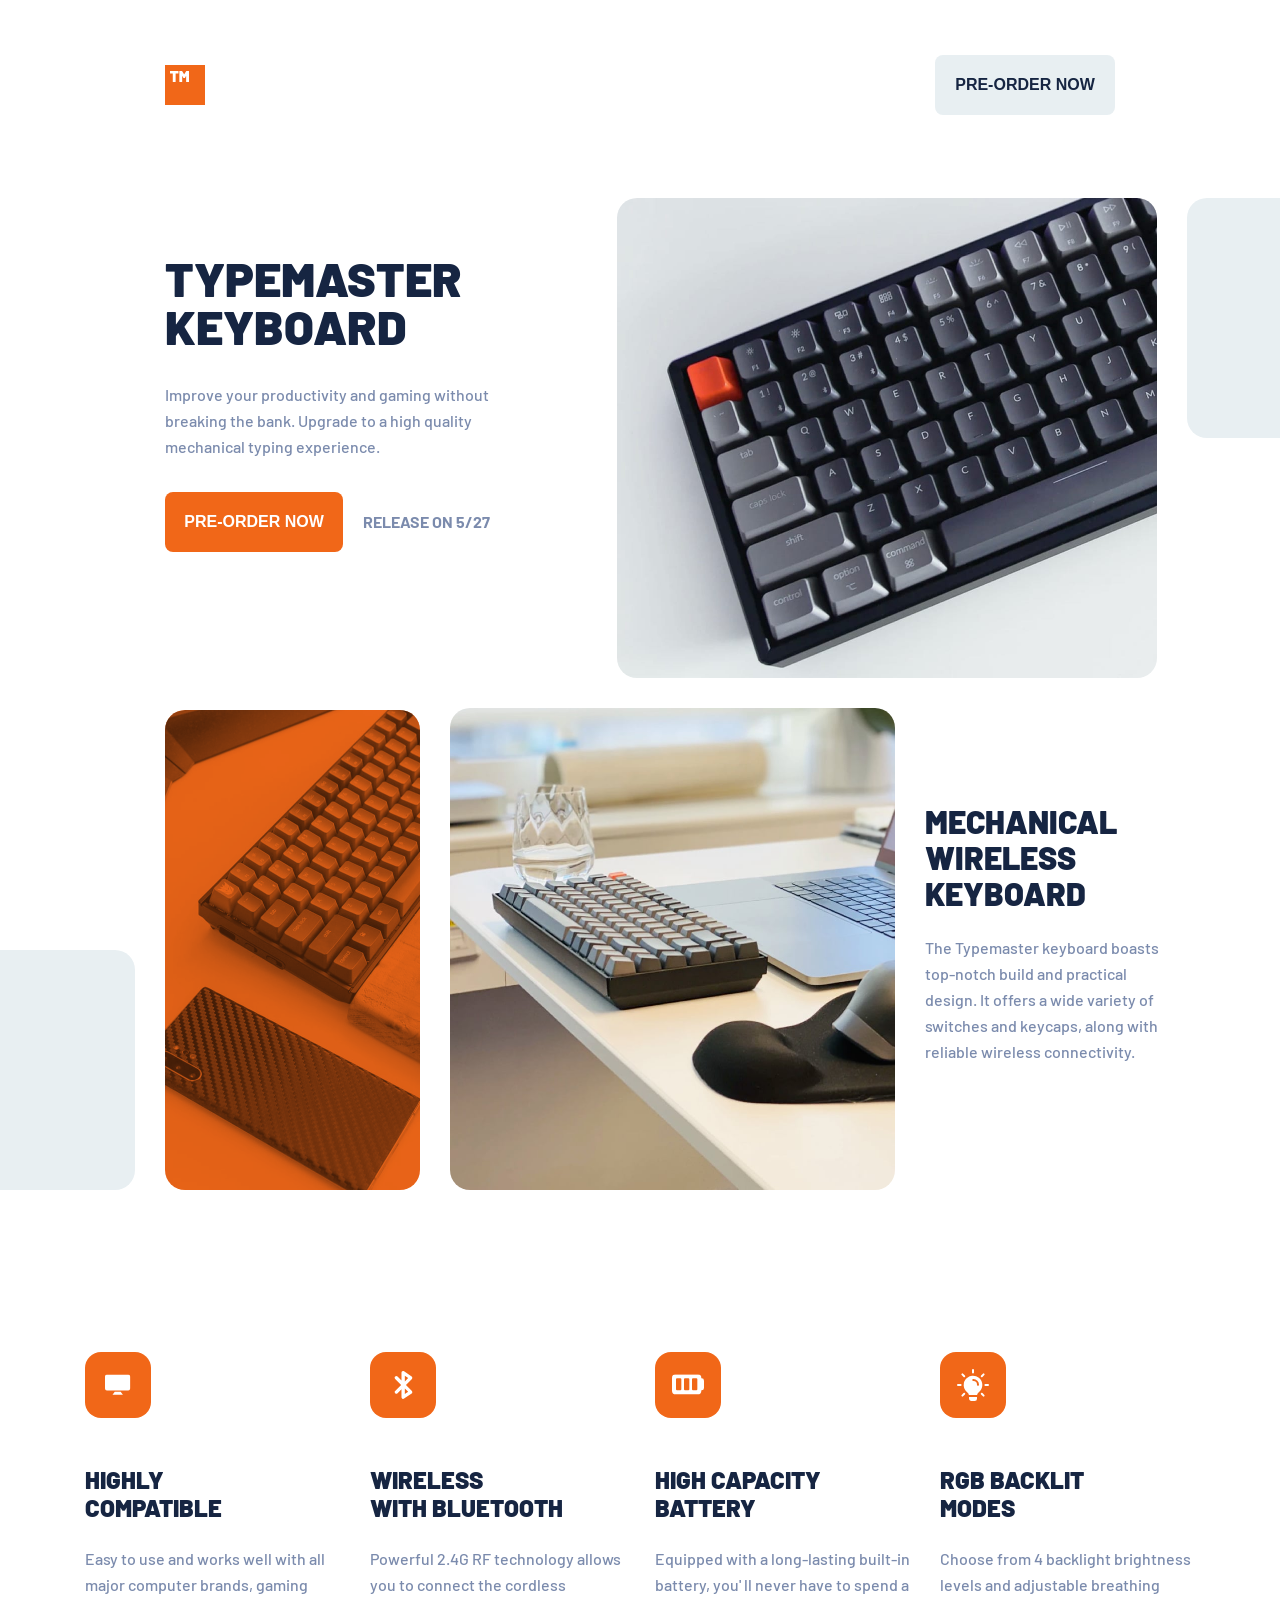
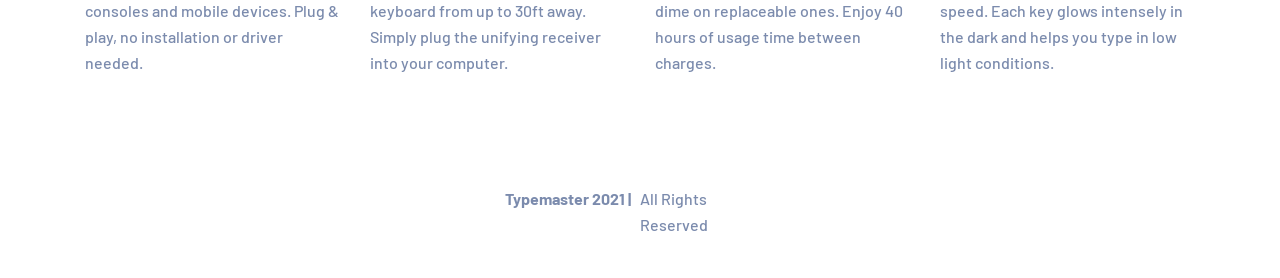
<file: index.html>
<!DOCTYPE html>
<html lang="en">
<head>
    <meta charset="UTF-8">
    <meta http-equiv="X-UA-Compatible" content="IE=edge">
    <meta name="viewport" content="width=device-width, initial-scale=1.0">
    <link href="https://fonts.googleapis.com/css2?family=Barlow:wght@500;700;900&display=swap" rel="stylesheet">
    <link rel="stylesheet" href="css/style.css">
    <title>typemaster pre launch landing page</title>
</head>
<body>
    <header>
        <div class="firsthed">
            <img src="images/logo.svg" class="logo">
            <button>Pre-order now</button>
        </div>
        <div class="secondhed">
            <div class="hedtext">
                <h1>Typemaster Keyboard</h1>
                <p>Improve your productivity and gaming without breaking the bank.
                Upgrade to a high quality mechanical typing experience.</p>
                <div class="order">
                    <button>Pre-order now</button>
                    <div class="release">Release on 5/27</div>
                </div>
            </div>
        <img src="images/img-keyboard-mob.jpg" class="mobhedimg">
        <img src="images/image-keyboard tab.jpg" class="tabhedimg">
        <img src="images/image-keyboard.jpg" class="deskhedimg">
        <div class="back"></div>
    </div>
    </header>

    <div class="mainbody">
        <div class="bodyimg">
            <div class="backleft"></div>
            <div class="orange">
                <img src="images/image-phone-and-keyboard.jpg" class="mobbodyimg">
                <img src="images/image-phone-and-keyboard tab.jpg" class="tabbodyimg">
                <img src="images/image-phone-and-keyboard desk.jpg" class="deskbodyimg">
            </div>

            <img src="images/image-glass-and-keyboard.jpg" class="mobbodyimg2">
            <img src="images/image-glass-and-keyboard tab2.jpg" class="tabbodyimg2">
            <img src="images/image-glass-and-keyboard desk2.jpg" class="deskbodyimg2">
        </div>
        <div class="bodytxt">
            <h2>mechanical wireless Keyboard</h2>
            <p>The Typemaster keyboard boasts top-notch build and practical design.
            It offers a wide variety of switches and keycaps, along with reliable wireless connectivity.</p>
        </div>
    </div>

    <footer>
        <div class="mainfooter">
            <div class="displaybox">
                <img src="images/display icon.svg" class="display">
                <h3>HIGHLY
                    <br>
                    COMPATIBLE</h3>
                <p>Easy to use and works well with all major computer brands,
                gaming consoles and mobile devices. Plug & play, no installation or driver needed.</p>
            </div>

            <div class="bluetoothbox">
                <img src="images/icon-bluetooth.svg" class="bluetooth">
                <h3>WIRELESS 
                    <br>
                    WITH BLUETOOTH</h3>
                <p>Powerful 2.4G RF technology allows you to connect the cordless keyboard from up to 30ft away.
                Simply plug the unifying receiver into your computer.</p>
            </div>

            <div class="batterybox">
                <img src="images/icon-battery.svg" class="battery">
                <h3>HIGH CAPACITY
                    <br>
                    BATTERY</h3>
                <p>Equipped with a long-lasting built-in battery, you' ll never have to spend a dime on replaceable ones.
                    Enjoy 40 hours of usage time between charges.</p>
            </div>

            <div class="lightbox">
                <img src="images/icon-light.svg" class="light">
                <h3>RGB BACKLIT
                    <br>
                    MODES</h3>
                <p>Choose from 4 backlight brightness levels and adjustable breathing speed.
                    Each key glows intensely in the dark and helps you type in low light conditions.</p>
            </div>
        </div>

        <div class="end">
            <p class="bold">Typemaster 2021  |</p>
            <p> All Rights Reserved</p>
        </div>
    </footer>
</body>
</html>
</file>
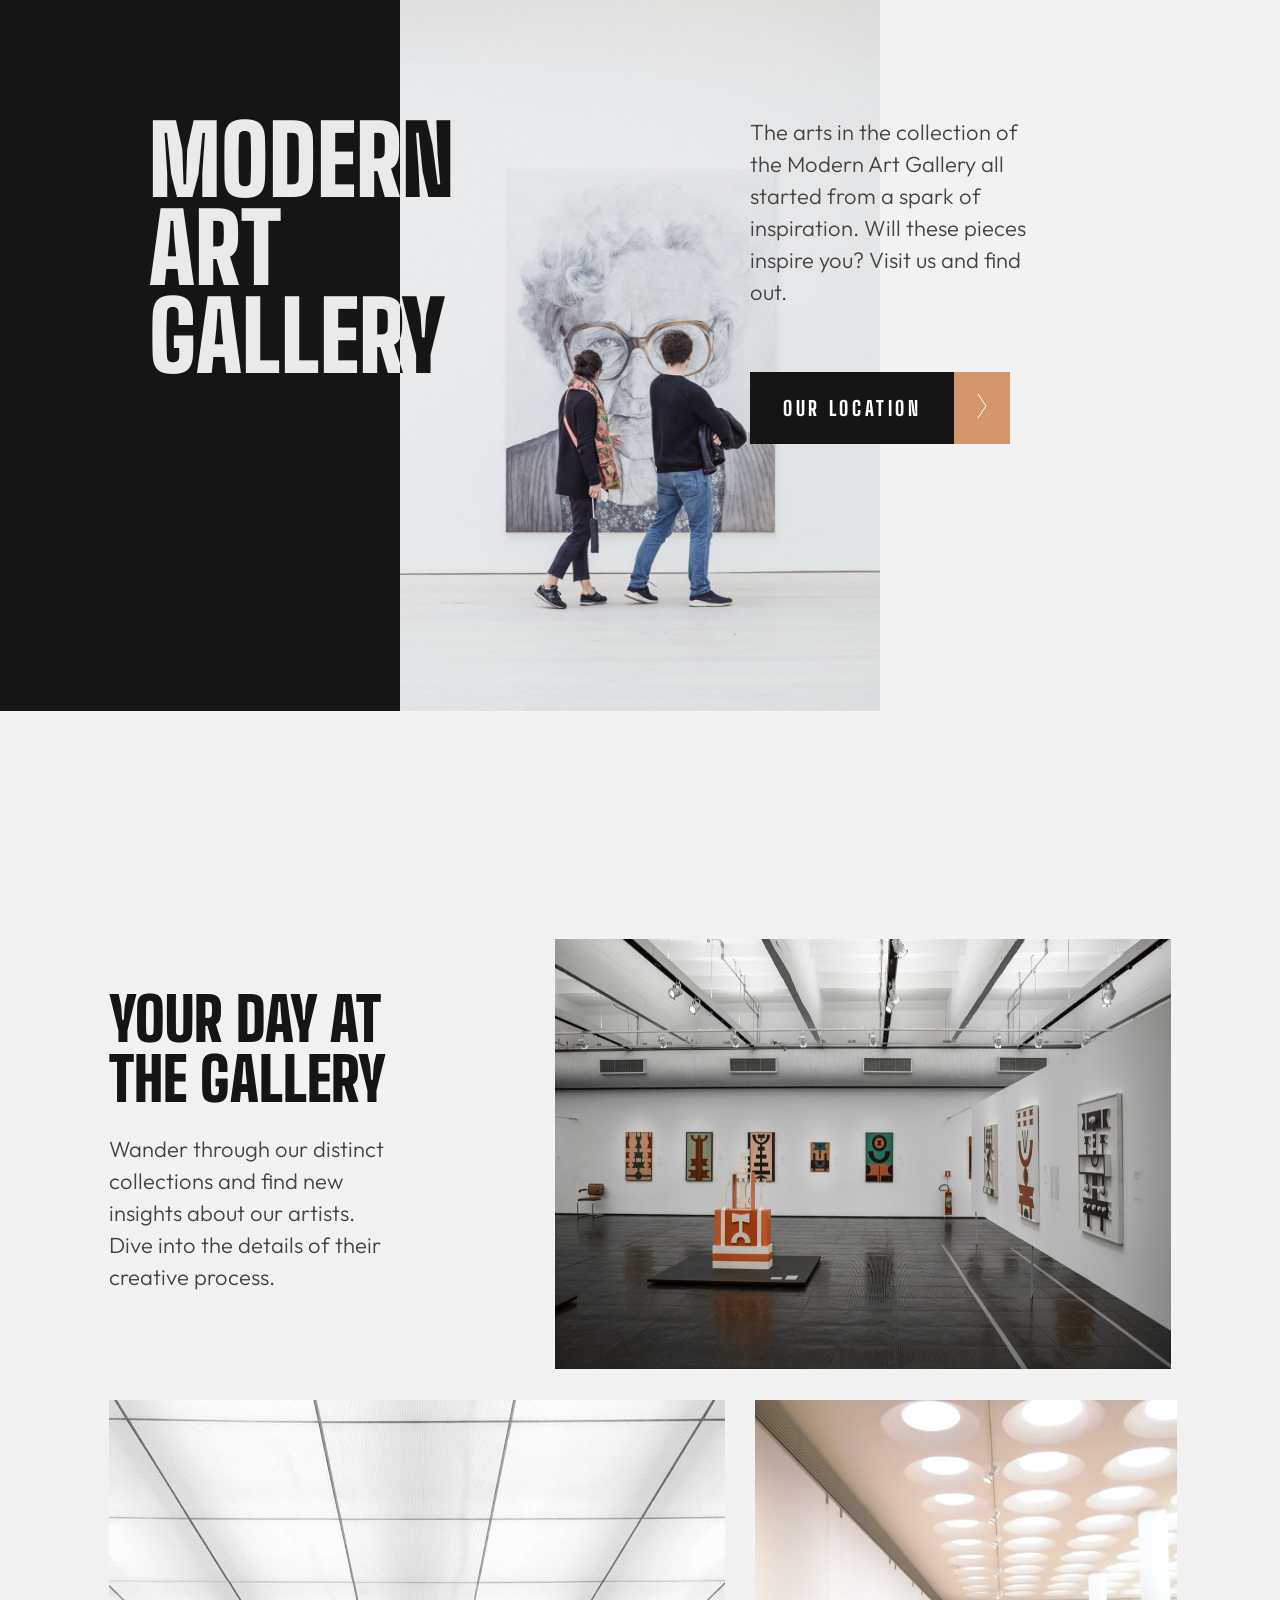
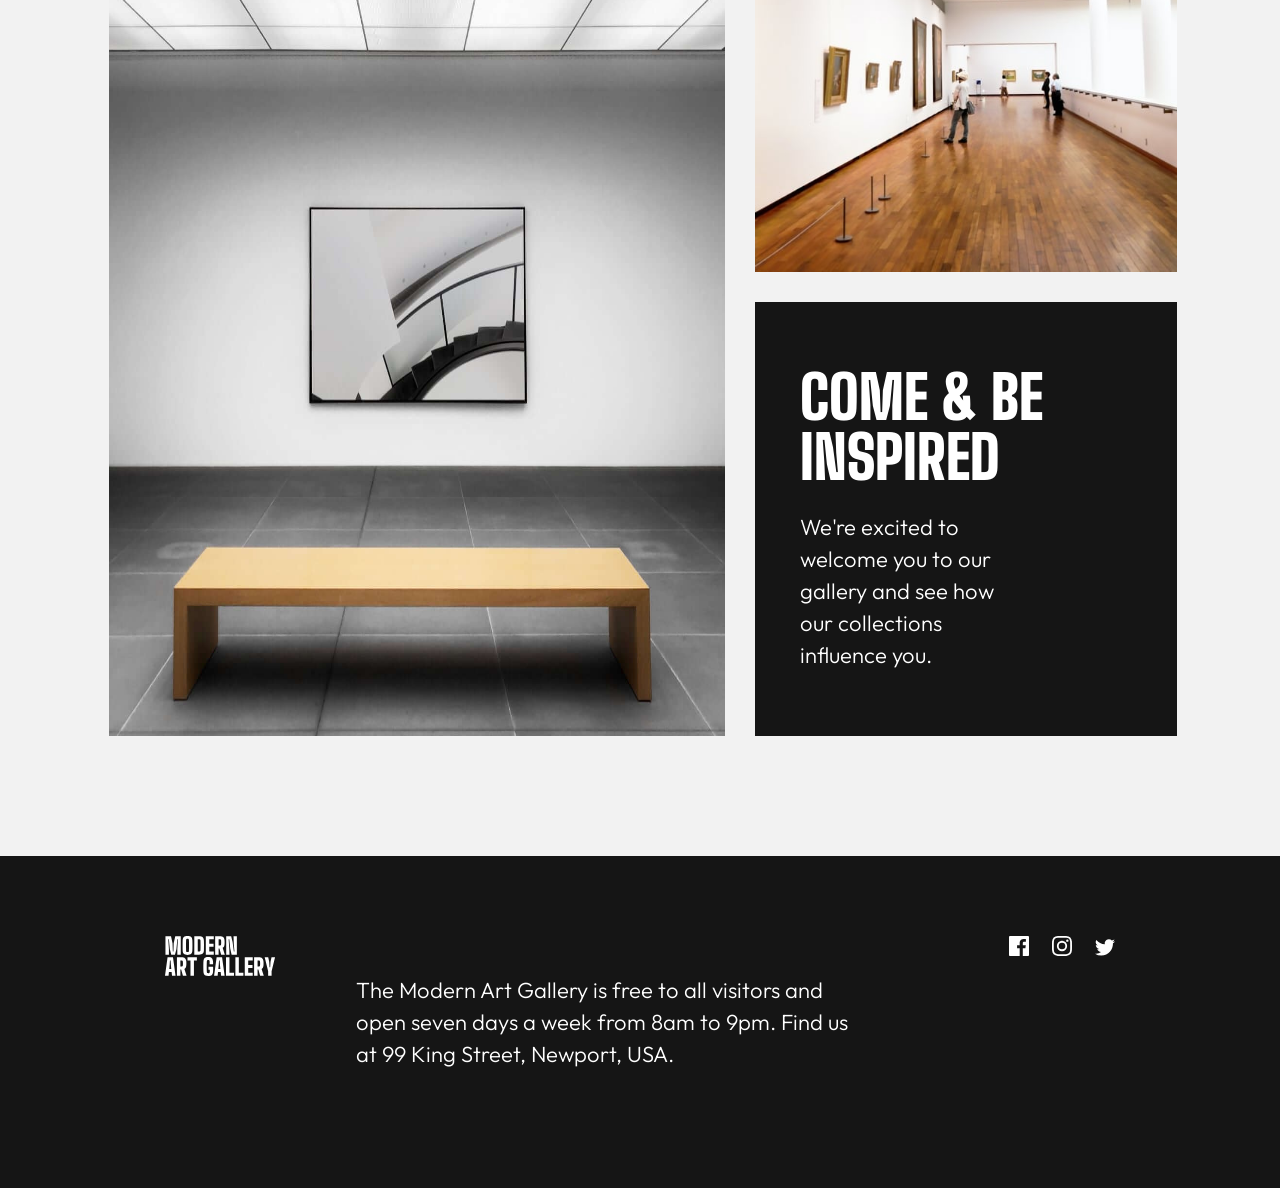
<file: images/art gallery website/index.html>
<!DOCTYPE html>
<html lang="en">
<head>
    <meta charset="UTF-8">
    <meta http-equiv="X-UA-Compatible" content="IE=edge">
    <meta name="viewport" content="width=device-width, initial-scale=1.0">
    <link href="https://fonts.googleapis.com/css2?family=Outfit:wght@300&display=swap" rel="stylesheet">
    <link href="https://fonts.googleapis.com/css2?family=Big+Shoulders+Display:wght@800;900&display=swap" rel="stylesheet">
    <link rel="stylesheet" href="css/style.css">
    <title>Art gallery</title>
</head>
<body>
<div class="container">
    <header>
        <img class="hero" src="images/image-hero@2x.jpg">
        <img class="herotab" src="images/image-tab-hero.jpg">
        <div class="hederimg">
        <div class="hederback"></div>
        <img class="herodesk" src="images/image-hero@2xxx.jpg">
        </div>
        <div class="mainhead">
        <div class="headertxt">
        <h1>MODERN
            <br>
            ART GALLERY</h1>
        <div class="deskhead">
        <p>The arts in the collection of the Modern Art
             Gallery all started from a spark of inspiration. 
             Will these pieces inspire you? Visit us and find out.</p>
             <a href="map.html">
        <div class="headerbutton">
            <button>OUR LOCATION</button>
            <button class="arow">
                <img src="images/icon-arrow-right.svg" alt="arow">
            </div>
            </button>
        </div>
        </a>
        </div> 
        </div>   
    </header>
    <div class="main-body">
        <div class="firsthalf">
        <img class="img1" src="images/image-grid-1@2x.jpg">
        <img class="img1tab" src="images/image-grid-1@2xx.jpg">
        <img class="img1desk" src="images/image-grid-1@2xxx.jpg">
        <div class="bodytxt1">
            <h1 class="bodyh1">Your Day at the Gallery</h1>
            <p>Wander through our distinct collections and find new insights about our
                 artists. Dive into the details of their creative process.</p>
        </div>
    </div>
         <div class="secondhalf">
        <img class="img2" src="images/image-grid-2@2x.jpg">
        <img class="img2tab" src="images/image-grid-2@2xx.jpg">
        <img class="img2desk" src="images/image-grid-2@2xxx.jpg">
        <div class="last">
        <img class="img3" src="images/image-grid-3@2x.jpg">
        <img class="img3tab" src="images/image-grid-3@2xx.jpg">
        <img class="img3desk" src="images/image-grid-3@2xx.jpg">
        <div class="bodytxt2">
            <h1 class="bodyh1">COME & BE INSPIRED</h1>
            <p>We're excited to welcome you to our gallery and see how our collections influence you.</p>
        </div>
        </div>
        </div>
    </div>
    <footer>
        <div class="footer">
        <img class="whitelogo" src="images/logo-light.svg">
        <p>The Modern Art Gallery is free to all visitors and open seven days a week
             from 8am to 9pm. Find us at 99 King Street, Newport, USA.</p>
        </div>
             <div class="logos">
             <img class="fblogo" src="images/icon-facebook.svg">
             <img class="instalogo" src="images/icon-instagram.svg">
             <img class="twitlogo" src="images/icon-twitter.svg">
            </div>
    </footer>
</div>   
</body>
</html>
</file>
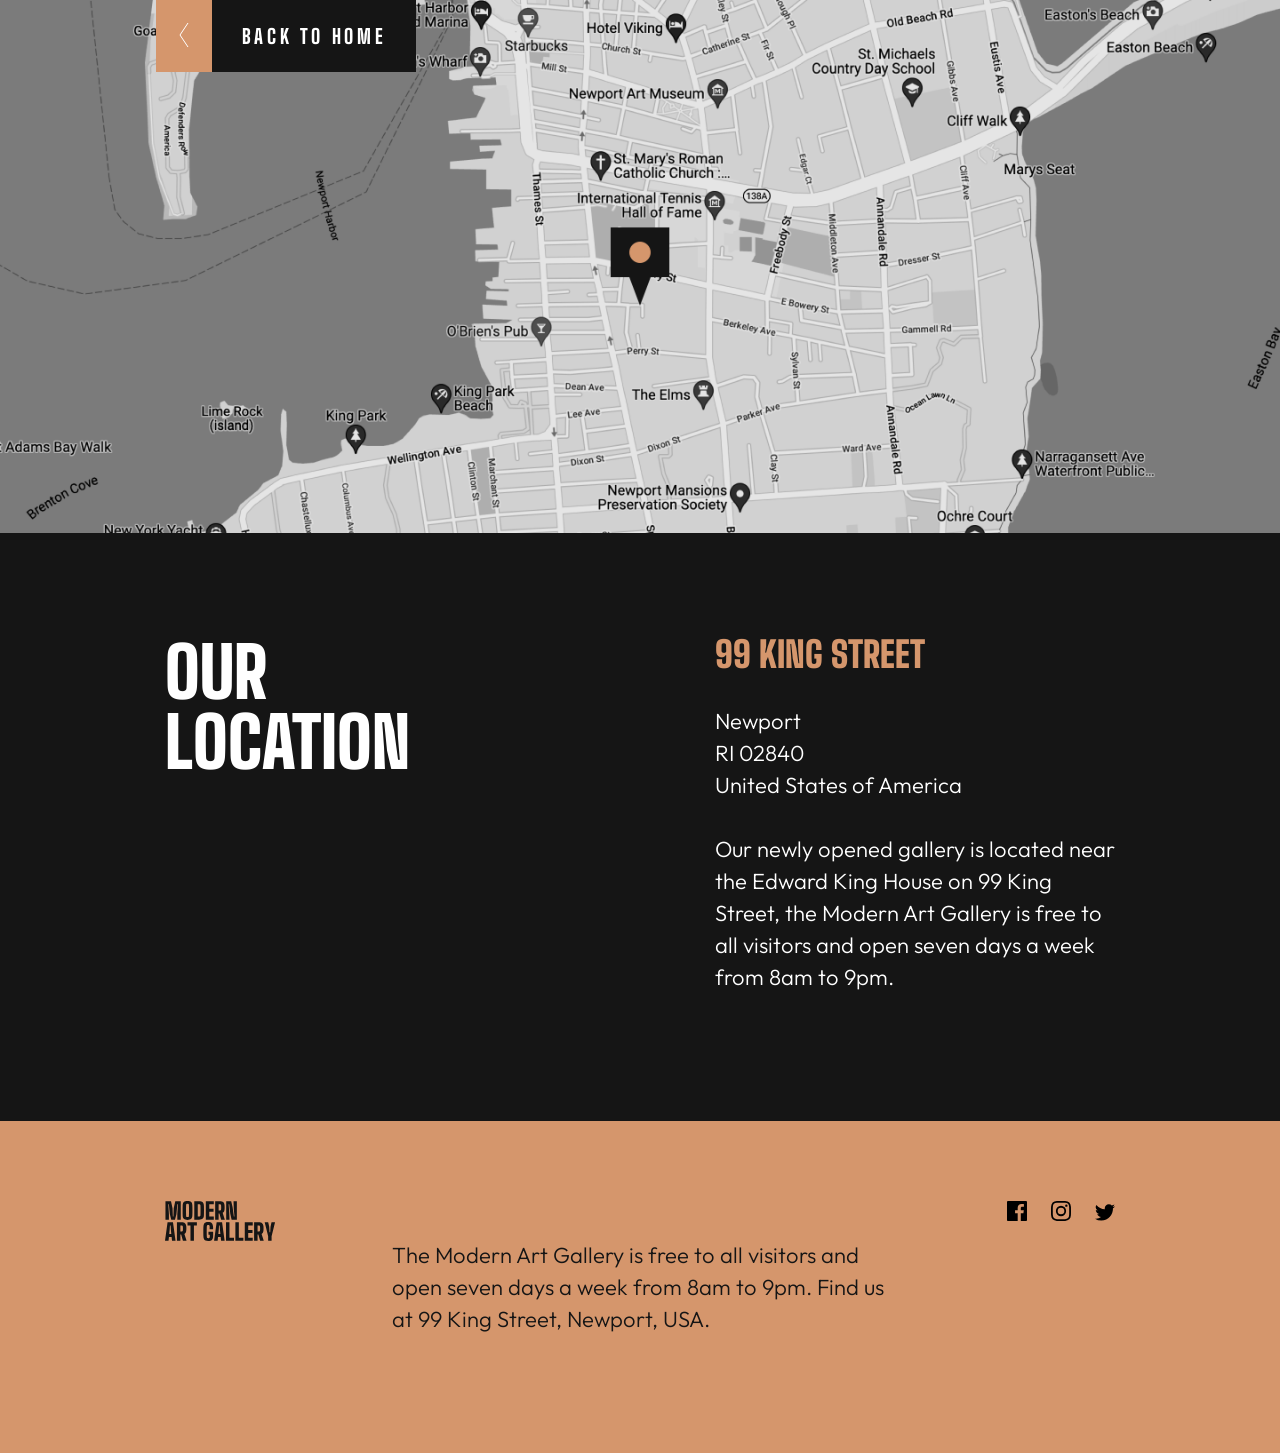
<file: images/art gallery website/map.html>
<!DOCTYPE html>
<html lang="en">
<head>
    <meta charset="UTF-8">
    <meta http-equiv="X-UA-Compatible" content="IE=edge">
    <meta name="viewport" content="width=device-width, initial-scale=1.0">
    <link href="https://fonts.googleapis.com/css2?family=Outfit:wght@300&display=swap" rel="stylesheet">
    <link href="https://fonts.googleapis.com/css2?family=Big+Shoulders+Display:wght@800;900&display=swap" rel="stylesheet">
    <link rel="stylesheet" href="css/map.css">
    <title>Art gallery</title>
</head>
<body>
<div class="container">

    <header>
        <a href="index.html">
        <div class="btns">
        <button class="arow">
            <img src="images/icon-arrow-left.svg">
        </button>
        <button class="main">BACK TO HOME</button>
        </div>
        </a>
        
        <img src="images/image-map@2x.png" class="map">
        <img src="images/image-map@2xx.png" class="tabmap">
        <img src="images/image-map@2xxx.png" class="deskmap">

    </header>

    <div class="mainbody">
        <h1>OUR LOCATION</h1>
        <div class="main-addres">
        <h2>99 King Street</h2>
        <div class="adress">
            <p>Newport</p>
            <p>RI 02840</p>
            <p>United States of America</p>
        </div>
        <p>Our newly opened gallery is located near the Edward King House on 99 King Street,
         the Modern Art Gallery is free to all visitors and open seven days a week from 8am to 9pm.</p>
        </div>
    </div>

    <footer>
        <img class="whitelogo" src="images/logo-dark.svg">
        <p>The Modern Art Gallery is free to all visitors and open seven days a week
             from 8am to 9pm. Find us at 99 King Street, Newport, USA.</p>
             <div class="logos">
             <img class="fblogo" src="images/icon-facebook.svg">
             <img class="instalogo" src="images/icon-instagram.svg">
             <img class="twitlogo" src="images/icon-twitter.svg">
            </div>
    </footer>

</div>
</body>
</html>
</file>
<file: css/style.css>
* {
    margin: 0;
    padding: 0;
    box-sizing: border-box;
}

.tabhedimg, .deskhedimg, .tabbodyimg, .tabbodyimg2, .deskbodyimg, .deskbodyimg2 {
    display: none;
}

body {
    font-family: 'Barlow', sans-serif;
    overflow-x: hidden;
}

.firsthed {
    padding: 23px 6.4% 0 6.4%;
    display: flex;
    flex-direction: row;
    align-items: center;
    justify-content: space-between;
}

button {
    font-weight: 700;
    font-size: 16px;
    line-height: 26px;
    text-transform: uppercase;
    border-radius: 8px;
    width: 160px;
    height: 52px;
    border: none;
    transition: 0.3s;
}

.firsthed button {
    color: #162542;
    background: #E8EFF2;
}

.firsthed button:hover {
    cursor: pointer;
    color: #FFFFFF;
    background: #162542;
}

.order button {
    background: #F16718;
    color: #FFFFFF;
}

.order button:hover {
    background: #FF9B62;
    cursor: pointer;
}

h1 {
    font-weight: 900;
    font-size: 48px;
    line-height: 48px;
    text-transform: uppercase;
    color: #162542;
}

p {
    font-weight: 500;
    font-size: 16px;
    line-height: 26px;
    color: #7B8BAD;
}

.secondhed {
    padding: 0 6.4%;
}

.order {
    display: flex;
    align-items: center;
    gap: 6%;
}

.release {
    font-weight: 700;
    font-size: 16px;
    line-height: 26px;
    text-transform: uppercase;
    color: #7B8BAD;
    width: 135px;
}

.hedtext {
    display: flex;
    flex-direction: column;
    gap: 32px;
    margin-top: 56px;
}

.mobhedimg {
    border-radius: 32px;
    width: 100%;
    margin-left: 6.4%;
    margin-top: 64px;
}

.bodyimg{
    display: flex;
    gap: 6.4%;
    margin-top: 6.4%;
}

.mobbodyimg {
    border-radius: 24px;
    width: 100%;
    height: 100%;
    mix-blend-mode: multiply;
    opacity: 0.75;
}

.mobbodyimg2 {
    border-radius: 32px;
    width: 60%;
}

.orange {
    background-color: #F16718;
    border-radius: 24px;
    width: 30%;
    margin-left: -20px;
}

.bodytxt {
    display: flex;
    flex-direction: column;
    justify-content: center;
    align-items: center;
    align-content: center;
    margin: 70px 6.4%;
    gap: 24px;
    margin-bottom: 110px;
}

h2 {
    font-weight: 900;
    font-size: 32px;
    line-height: 36px;
    text-align: center;
    text-transform: uppercase;
    color: #162542;
    width: 255px;
}

.bodytxt p {
    text-align: center;
}

h3 {
    font-weight: 900;
    font-size: 24px;
    line-height: 28px;
    text-align: center;
    text-transform: uppercase;
    color: #162542;
    width: 327px
}

footer p {
    font-weight: 500;
    font-size: 16px;
    line-height: 26px;
    text-align: center;
    color: #7B8BAD;
    width: 327px
}


footer img {
    background: #F16718;
    border-radius: 16px;
    margin-bottom: 24px;
    background-size: 65px;
}

.displaybox, .bluetoothbox, .batterybox, .lightbox {
    display: flex;
    flex-direction: column;
    align-items: center;
    gap: 24px;
    margin-bottom: 110px;
}

.display {
    padding: 22.5px 20px;
}

.bluetooth {
    padding: 19px 23.5px;
}

.battery {
    padding: 22.5px 17px;
}

.light {
    padding: 17px;
}

.end {
    display: flex;
    width: 100%;
    justify-content: center;
}

.end p {
    width: 135px;
}

.bold {
    width: 135px;
    font-weight: bold;
}

@media (min-width: 777px) {
    
.mobhedimg, .mobbodyimg, .mobbodyimg2, .backleft {
    display: none;
}

.tabhedimg, .tabbodyimg, .tabbodyimg2 {
    display: block;
}

button {
    width: 180px;
    height: 60px;
}

.secondhed {
    display: flex;
    gap: 70px;
    margin-top: 62px;
}

.tabhedimg {
    width: 478px;
    border-radius: 20px;
}

.tabbodyimg2 {
    width: 445px;
    border-radius: 20px;
}

.tabbodyimg {
    width: 214px;
    border-radius: 20px;
    mix-blend-mode: multiply;
    opacity: 0.75;
}

.bodyimg {
    gap: 10px;
    margin: 6.4%;
    align-items: center;
    justify-content: space-between;
}

.orange {
    border-radius: 20px;
    width: 214px;
    margin-left: 0;
}

.bodytxt {
    flex-direction: row;
    justify-content: space-between;
    margin-bottom: 142px;
}

h2 {
    text-align: start;
}

.bodytxt p {
    text-align: start;
    width: 398px;
}

.mainfooter {
    display: flex;
    margin: 0 6.4%;
    display: flex;
    flex-wrap: wrap;
    gap: 10px;
    justify-content: space-between;
}

.displaybox, .bluetoothbox, .batterybox, .lightbox {
    align-items: flex-start;
}

h3 {
    text-align:start;
}

footer p {
    text-align:start;
    max-width: 281px;
}

}

@media (min-width: 1160px) {

.tabhedimg, .tabbodyimg, .tabbodyimg2 {
    display: none;
}

.deskhedimg, .deskbodyimg, .deskbodyimg2, .backleft {
    display: block;
}

.deskhedimg {
    width: 540px;
    border-radius: 20px;
    margin-left: 90px;
}

.firsthed {
    padding: 55px 165px 0 165px;
}

.secondhed {
    margin-top: 83px;
    padding: 0 0 0 165px;
    gap: 30px;
}

.back {
    background: #E8EFF2;
    width: 240px;
    height: 240px;
    border-start-start-radius: 20px;
    border-end-start-radius: 20px;
}

.mainbody {
    display: flex;
    justify-content: space-between;
}

.deskbodyimg {
    width: 255px;
    mix-blend-mode: multiply;
    opacity: 0.75;
    border-radius: 20px;
}

.deskbodyimg2 {
    width: 445px;
    border-radius: 20px;
}

.orange {
    width: 255px;
}

.bodytxt {
    flex-direction: column;
    display: flex;
    align-items: flex-start;
    justify-content: center;
    margin: 0 165px 0 30px;

}

.bodytxt p {
    width: 255px;
}

.bodyimg {
    gap: 30px;
    margin: 30px 0 0 0;
    align-items: end;
}

.backleft {
    background: #E8EFF2;
    width: 135px;
    height: 240px;
    border-start-end-radius: 20px;
    border-end-end-radius: 20px;
}

footer {
    margin: 162px 165px 40px 165px;

}

.displaybox, .bluetoothbox, .batterybox, .lightbox {
    max-width: 255px;
}

.mainfooter {
    margin: 0;
    gap: 30px;
    flex-wrap: nowrap;
    max-width: 1200px;
    justify-content: center
}

footer p {
    width: auto;
}


}
</file>
<file: images/art gallery website/css/style.css>
* {
    margin: 0;
    padding: 0;
    box-sizing: border-box;
}

.herodesk, .img1desk, .img2desk, .img3desk {
    display: none;
}

body {
    /* font-family: 'Outfit', sans-serif; */
    font-family: 'Big Shoulders Display', "cursive";
    background: #F2F2F2
}

.headertxt {
    padding: 0 16px;
    row-gap: 32px;
    display: flex;
    flex-direction: column;
    margin-top: 32px;
}

.hero {
    width: 100%;
}
h1 {
    font-family: 'Big Shoulders Display', "cursive";
    font-weight: 900;
    font-size: 60px;
    line-height: 55px;
    text-transform: uppercase;
    color: #151515;
}

p {
    font-family: 'Outfit', sans-serif;
    font-weight: 300;
    font-size: 18px;
    line-height: 28px;
    color: #444444;
}

button {
    font-family: 'Big Shoulders Display', "cursive";
    background-color: #151515;
    font-weight: 800;
    font-size: 20px;
    line-height: 24px;
    letter-spacing: 3.63636px;
    color: #FFFFFF;
    width: 204px;
    height: 72px;
    border: none;
    cursor: pointer;
    transition: 0.4s;

}

.arow {
    background-color: #D5966C;
    width: 56px;
    height: 72px;

}

.headerbutton {
    display: flex;
    width: 260px;
}

a {
    text-decoration: none;
}

.headerbutton:hover>button {
    background: #D5966C;
    cursor: pointer;
}

.headerbutton:hover>.arow{
    background: #151515;
    cursor: pointer;  
}

.main-body {
    padding: 0 16px;
    margin: 120px 0;
    display: flex;
    flex-direction: column;
    row-gap: 16px;
}

.img1, .img2, .img3 {
    width: 100%;
}

.bodyh1 {
    font-weight: 900;
    font-size: 50px;
    line-height: 45px;
    text-transform: uppercase;
    color: #151515;
    margin-bottom: 24px;
}

.bodytxt2 {
    background: #151515;
    padding: 48px 24px;
}

.bodytxt2 p {
    color: #FFFFFF;
}

.bodytxt2 .bodyh1 {
    color: #FFFFFF;
}

footer {
    background: #151515;
    padding: 48px 32px;
    width: 100%;
}

footer p {
    color: #FFFFFF;
    margin: 38px 0;
}

.fblogo:hover, .instalogo:hover, .twitlogo:hover {
    cursor: pointer;
    filter: brightness(0) saturate(100%) invert(70%) sepia(35%) saturate(553%) hue-rotate(338deg) brightness(88%) contrast(89%);
}

.instalogo {
    margin: 0 20px;
}

.herotab, .img1tab, .img2tab, .img3tab {
    display: none;
}

@media screen and (min-width: 768px) {

.hero, .img1, .img2, .img3 {
    display: none;
    }

.herotab {
    display: block;
    width: 57%;
    }

.headertxt {
    position: relative;
    width: 44%;
    row-gap: 48px;

}

h1 {
    font-weight: 900;
    font-size: 70px;
    line-height: 65px;
}

p {
    font-weight: 300;
    font-size: 18px;
    line-height: 28px;
}

.mainhead {
    display: flex;
    justify-content: flex-end;
    flex-direction: row;
    position: relative;
    left: -40px;
    top: -595px;
}

.img1tab, .img2tab, .img3tab {
    display: block;
}

.main-body {
    margin: 0 40px;
}

.firsthalf {
    display: flex;
    flex-direction: row-reverse;
    margin-top: -280px;
}

.img1tab {
    width: 52%;
}

.bodytxt1{
    padding: 50px 36px 76px 0;
}

.secondhalf {
    display: flex;
    gap: 11px;
}

.img2tab {
    width: 62%;
    margin-top: -6px;
}

.img3tab {
    width: 100%;
    margin-top: -6px;

}

.last {
    display: flex;
    flex-direction: column;
    gap: 11px;
    width: 37%;
}

.bodytxt2 {
    height: 100%;
    padding: 120px 28px 80px 28px;
}

.bodytxt2 p {
    max-width: 206px;
}

.bodytxt2 h1 {
    max-width: 250px;
}

.footer {
    display: flex;
    align-items: flex-start;
    gap: 80px;
}

footer {
    margin-top: 120px;
    display: flex;
    justify-content: space-between;
}

footer p {
    max-width: 280px;
}

.herodesk, .img1desk, .img2desk, .img3desk {
    display: none;
}
}

@media screen and (min-width: 1160px) {

.herotab, .img1tab, .img2tab, .img3tab {
    display: none;
}

.herodesk, .img1desk, .img2desk, .img3desk {
    display: block;
}

.herodesk {
    max-width: 37.5%;
}

.hederimg {
    display: flex;

}

.hederback {
    width: 31.25%;
    background-color: #151515;
}

.mainhead {
    display: flex;
}

header h1 {
    font-weight: 900;
    font-size: 96px;
    line-height: 88px;
    text-transform: uppercase;
    color: #FFFFFF;
    margin-right: 23%;
    width: 72%;
    mix-blend-mode: difference;
}

header p {
    font-weight: 300;
    font-size: 22px;
    line-height: 32px;
    margin-bottom: 64px;
}

button {
    font-weight: 800;
    font-size: 20px;
    line-height: 24px;
    letter-spacing: 3.63636px;
    font-family: 'Big Shoulders Display', "cursive";
}

.headertxt {
    display: flex;
    flex-direction: row;
    width: 100%;
    margin: 0px 13.5%;
}

.deskhead {
    width: 496px;
}

.img1desk {
    width: 58%;
}

.img2desk {
    width: 58%;
}

.firsthalf {
    margin: -100px 4.5% 0 4.5%;
}

.bodyh1 {
    font-weight: 900;
    font-size: 60px;
    line-height: 60px;
}

p {
    font-weight: 300;
    font-size: 22px;
    line-height: 32px;
}

.bodytxt1 {
    margin-right: 125px;
}

.secondhalf {
    margin: 15px 4.5% 0 4.5%;
    gap: 0px;
}

.last {
    gap: 30px;
    width: 39.7%;
    margin-left: 30px;
}

.bodytxt2 {
    padding: 65px 45px;
}

footer p {
max-width: 500px;
}

footer {
    padding: 80px 165px;
}

}
</file>
<file: images/art gallery website/css/map.css>
* {
    margin: 0;
    padding: 0;
    box-sizing: border-box;
}

body {
    background: #151515
}

.arow {
    background: #D5966C;
    border: none;
    width: 56px;
    height: 72px;
    cursor: pointer;
    transition: 0.4s;
}

.deskmap {
    display: none;
}

.main {
    font-family: 'Big Shoulders Display', "cursive";
    background-color: #151515;
    font-weight: 800;
    font-size: 20px;
    line-height: 24px;
    letter-spacing: 3.63636px;
    color: #FFFFFF;
    width: 204px;
    height: 72px;
    border: none;
    cursor: pointer;
    transition: 0.4s;
}

.btns {
    display: flex;
    position: absolute;
}

.btns:hover>.main {
    background: #D5966C;
    cursor: pointer;
}

.btns:hover>.arow {
    background: #151515;
    cursor: pointer;
}

a {
    text-decoration: none;
}

.map {
    width: 100%;
}

h1 {
    font-family: 'Big Shoulders Display', "cursive";
    font-weight: 900;
    font-size: 50px;
    line-height: 45px;
    text-transform: uppercase;
    color: #FFFFFF;
    margin-bottom: 28px;
}

h2 {
    font-family: 'Big Shoulders Display', "cursive";
    font-weight: 900;
    font-size: 32px;
    line-height: 32px;
    text-transform: uppercase;
    color: #D5966C;
}

p {
    font-family: 'Outfit', sans-serif;
    font-weight: 300;
    font-size: 18px;
    line-height: 28px;
    color: #FFFFFF;
}

.mainbody {
    background-color: #151515;
    padding: 48px 16px 56px 16px;
    display: flex;
    flex-direction: column;
    align-content: flex-start;
    gap: 20px;
}

footer {
    background: #D5966C;
    padding: 48px 32px;
    width: 100%;
}

footer p {
    color: #151515;
    margin: 38px 0;
}

.fblogo:hover, .instalogo:hover, .twitlogo:hover {
    cursor: pointer;
    filter:brightness(0) saturate(100%) invert(100%) sepia(0%) saturate(7500%) hue-rotate(186deg) brightness(100%) contrast(103%);;
}

.instalogo {
    margin: 0 20px;
}

.fblogo, .instalogo, .twitlogo {
    filter:  brightness(0) saturate(100%) invert(0%) sepia(5%) saturate(20%) hue-rotate(187deg) brightness(94%) contrast(105%);
}

.tabmap {
    display: none;
}

@media only screen and (min-width: 768px) {

    .map {
        display: none;
    }

    .tabmap {
        display: block;
        width: 100%;
    }

    .btns {
        left: 39px;
    }

    .mainbody {
        display: flex;
        flex-direction: row;
        padding: 88px 40px 80px 40px;
        justify-content: space-between;
    }

    .main-addres {
        max-width: 400px;
        gap: 20px;
        display: flex;
        flex-direction: column;
    }

    h1 {
        max-width: 222px;
    }

    .footer {
        display: flex;
        align-items: flex-start;
        gap: 60px;
    }
    
    footer {
        display: flex;
        justify-content: space-between;
        align-items: flex-start;
    }
    
    footer p {
        max-width: 280px;
    }

    .deskmap {
        display: none;
    }
}

@media only screen and (min-width: 1160px) {
    .tabmap {
        display: none;
    }

    .deskmap {
        display: block;
        width: 100%;
    }

    .btns {
        left: 156px;
    }

    .mainbody {
        padding: 104px 165px 128px;
    }

    .main-addres {
        gap: 32px;
    }

    h1 {
        font-weight: 900;
        font-size: 70px;
        line-height: 70px;
    }

    h2 {
        font-weight: 900;
        font-size: 36px;
        line-height: 36px;
    }

    p {
        font-weight: 300;
        font-size: 22px;
        line-height: 32px;
    }

    footer {
        padding: 80px 165px;
    }

    footer p {
        max-width: 500px;
    }



}
</file>
